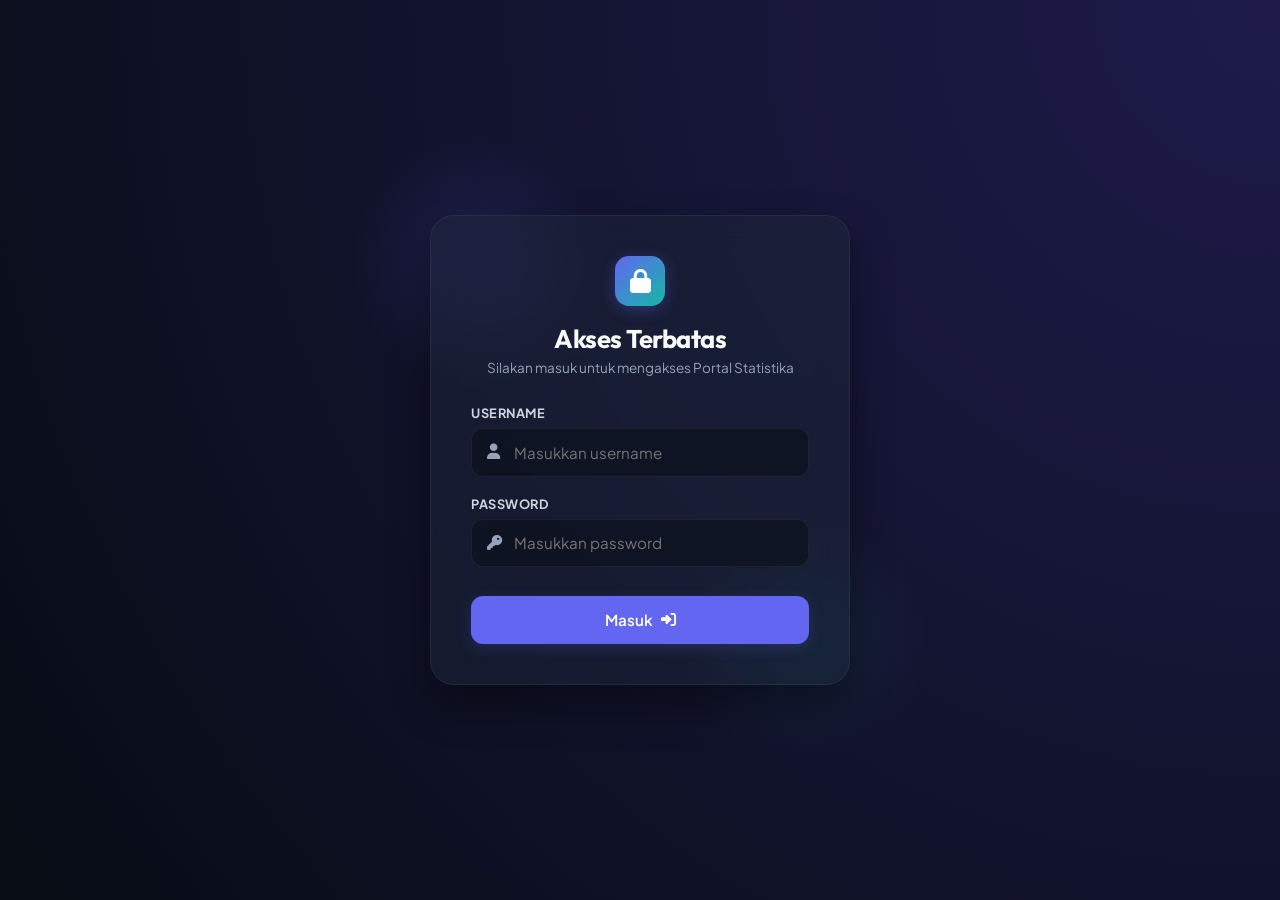
<file: login.html>
<!DOCTYPE html>
<html lang="id" data-theme="dark">
<head>
  <meta charset="UTF-8">
  <meta name="viewport" content="width=device-width, initial-scale=1.0">
  <meta name="robots" content="noindex, nofollow">
  
  <title>Login - Portal Latihan Soal Statistika</title>
  
  <!-- FontAwesome Icons -->
  <link rel="stylesheet" href="https://cdnjs.cloudflare.com/ajax/libs/font-awesome/6.4.0/css/all.min.css">
  
  <style>
    /* 
     * Stylesheet Halaman Login Kustom (Embedded)
     * Fungsi: Menyediakan tampilan mandiri yang premium tanpa bergantung pada file CSS eksternal.
     * Menggunakan tema gelap (dark mode), efek glassmorphism, dan font modern.
     */
    @import url('https://fonts.googleapis.com/css2?family=Outfit:wght@400;600;700&family=Plus+Jakarta+Sans:wght@400;500;600;700&display=swap');

    :root {
      --bg-primary: #080c14;
      --bg-gradient: radial-gradient(circle at top right, #1e1b4b 0%, #080c14 100%);
      --card-bg: rgba(30, 41, 59, 0.45);
      --card-border: rgba(255, 255, 255, 0.06);
      --text-primary: #f8fafc;
      --text-secondary: #cbd5e1;
      --text-muted: #94a3b8;
      --primary: #6366f1;
      --primary-hover: #818cf8;
      --primary-light: rgba(99, 102, 241, 0.15);
      --secondary: #14b8a6;
      --error-bg: rgba(239, 68, 68, 0.15);
      --error-border: rgba(239, 68, 68, 0.4);
      --error-text: #fca5a5;
    }

    * {
      margin: 0;
      padding: 0;
      box-sizing: border-box;
    }

    body {
      font-family: 'Plus Jakarta Sans', sans-serif;
      background: var(--bg-gradient);
      color: var(--text-primary);
      min-height: 100vh;
      display: flex;
      align-items: center;
      justify-content: center;
      padding: 1.5rem;
      overflow: hidden;
    }

    .login-container {
      width: 100%;
      max-width: 420px;
      position: relative;
    }

    /* Glowing decorative backgrounds */
    .login-container::before {
      content: '';
      position: absolute;
      width: 250px;
      height: 250px;
      background: radial-gradient(circle, var(--primary-light) 0%, transparent 70%);
      top: -80px;
      left: -80px;
      z-index: -1;
    }

    .login-container::after {
      content: '';
      position: absolute;
      width: 250px;
      height: 250px;
      background: radial-gradient(circle, rgba(20, 184, 166, 0.1) 0%, transparent 70%);
      bottom: -80px;
      right: -80px;
      z-index: -1;
    }

    .login-card {
      background: var(--card-bg);
      backdrop-filter: blur(16px);
      -webkit-backdrop-filter: blur(16px);
      border: 1px solid var(--card-border);
      border-radius: 24px;
      padding: 2.5rem;
      box-shadow: 0 20px 40px rgba(0, 0, 0, 0.4);
      display: flex;
      flex-direction: column;
      gap: 1.8rem;
    }

    .login-header {
      text-align: center;
    }

    .login-logo {
      width: 50px;
      height: 50px;
      background: linear-gradient(135deg, var(--primary) 0%, var(--secondary) 100%);
      border-radius: 14px;
      display: inline-flex;
      align-items: center;
      justify-content: center;
      color: white;
      font-size: 1.5rem;
      box-shadow: 0 4px 15px rgba(99, 102, 241, 0.3);
      margin-bottom: 1rem;
    }

    .login-header h2 {
      font-family: 'Outfit', sans-serif;
      font-size: 1.6rem;
      font-weight: 700;
      letter-spacing: -0.5px;
      margin-bottom: 0.25rem;
    }

    .login-header p {
      font-size: 0.85rem;
      color: var(--text-muted);
    }

    /* Error Alert banner */
    .error-banner {
      background: var(--error-bg);
      border: 1px solid var(--error-border);
      padding: 0.75rem 1rem;
      border-radius: 12px;
      color: var(--error-text);
      font-size: 0.85rem;
      display: none;
      align-items: center;
      gap: 0.5rem;
    }

    .error-banner i {
      font-size: 1rem;
    }

    .form-group {
      display: flex;
      flex-direction: column;
      gap: 0.45rem;
      margin-bottom: 1.2rem;
    }

    .form-group label {
      font-size: 0.8rem;
      font-weight: 700;
      text-transform: uppercase;
      letter-spacing: 0.5px;
      color: var(--text-secondary);
    }

    .input-wrapper {
      position: relative;
    }

    .input-wrapper i {
      position: absolute;
      left: 1rem;
      top: 50%;
      transform: translateY(-50%);
      color: var(--text-muted);
      font-size: 0.95rem;
    }

    .input-wrapper input {
      width: 100%;
      padding: 0.85rem 1rem 0.85rem 2.6rem;
      background: rgba(8, 12, 20, 0.5);
      border: 1px solid var(--card-border);
      border-radius: 12px;
      color: var(--text-primary);
      font-family: inherit;
      font-size: 0.95rem;
      outline: none;
      transition: all 0.2s ease;
    }

    .input-wrapper input:focus {
      border-color: var(--primary);
      background: rgba(8, 12, 20, 0.8);
      box-shadow: 0 0 0 3px rgba(99, 102, 241, 0.15);
    }

    .btn-login {
      width: 100%;
      padding: 0.9rem;
      background: var(--primary);
      color: white;
      border: none;
      border-radius: 12px;
      font-family: inherit;
      font-size: 0.95rem;
      font-weight: 600;
      cursor: pointer;
      display: flex;
      align-items: center;
      justify-content: center;
      gap: 0.5rem;
      box-shadow: 0 4px 15px rgba(99, 102, 241, 0.2);
      transition: all 0.2s ease;
    }

    .btn-login:hover {
      background: var(--primary-hover);
      transform: translateY(-1px);
      box-shadow: 0 6px 20px rgba(99, 102, 241, 0.3);
    }

    .btn-login:active {
      transform: translateY(1px);
    }
  </style>
</head>
<body>

  <div class="login-container">
    <div class="login-card">
      <div class="login-header">
        <div class="login-logo">
          <i class="fas fa-lock"></i>
        </div>
        <h2>Akses Terbatas</h2>
        <p>Silakan masuk untuk mengakses Portal Statistika</p>
      </div>

      <!-- Warning Alert Banner -->
      <div id="error-banner" class="error-banner">
        <i class="fas fa-exclamation-circle"></i>
        <span>Username atau password salah. Coba lagi.</span>
      </div>

      <form action="/login" method="POST">
        <div class="form-group">
          <label for="username">Username</label>
          <div class="input-wrapper">
            <i class="fas fa-user"></i>
            <input type="text" id="username" name="username" placeholder="Masukkan username" required autocomplete="username">
          </div>
        </div>

        <div class="form-group" style="margin-bottom: 1.8rem;">
          <label for="password">Password</label>
          <div class="input-wrapper">
            <i class="fas fa-key"></i>
            <input type="password" id="password" name="password" placeholder="Masukkan password" required autocomplete="current-password">
          </div>
        </div>

        <button type="submit" class="btn-login">
          Masuk <i class="fas fa-sign-in-alt"></i>
        </button>
      </form>
    </div>
  </div>

  <script>
    // Memeriksa parameter URL jika terjadi kegagalan autentikasi sebelumnya
    const urlParams = new URLSearchParams(window.location.search);
    if (urlParams.get('error') === '1') {
      document.getElementById('error-banner').style.display = 'flex';
    }
  </script>
</body>
</html>
</file>
